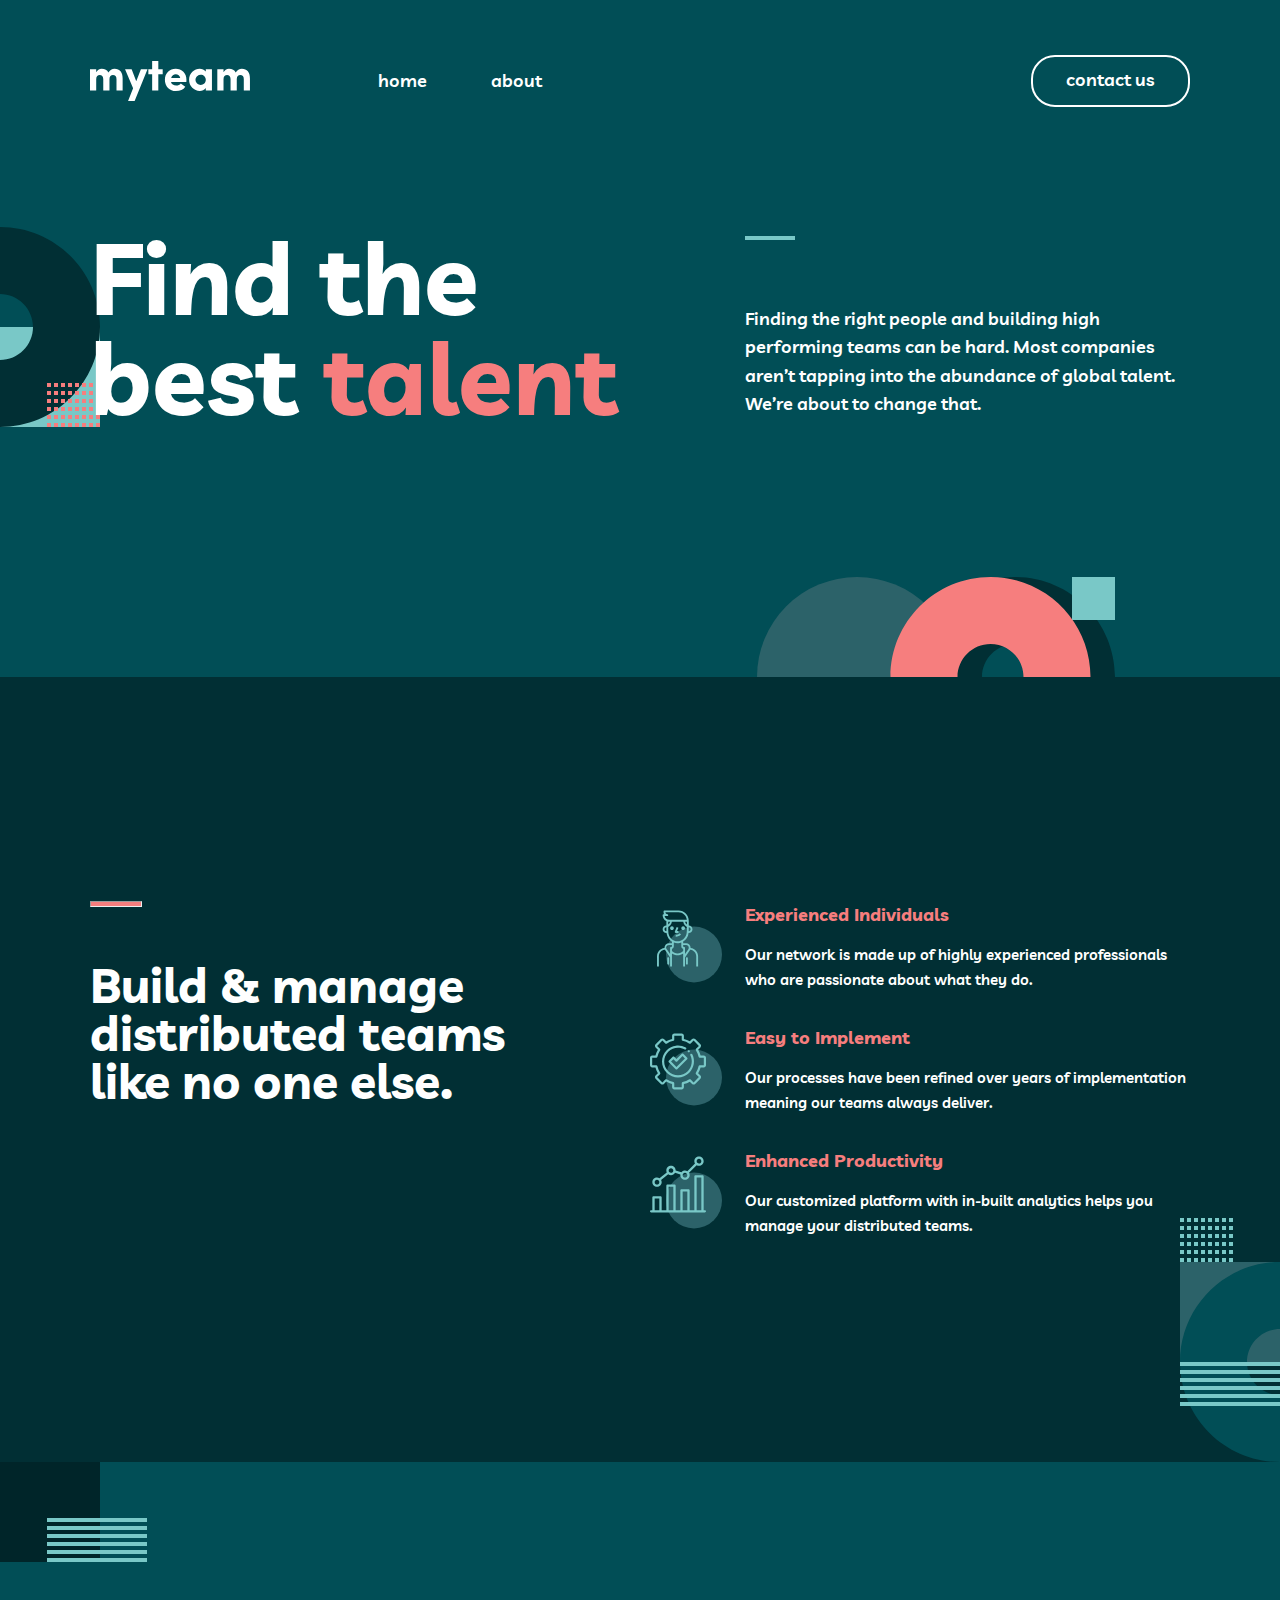
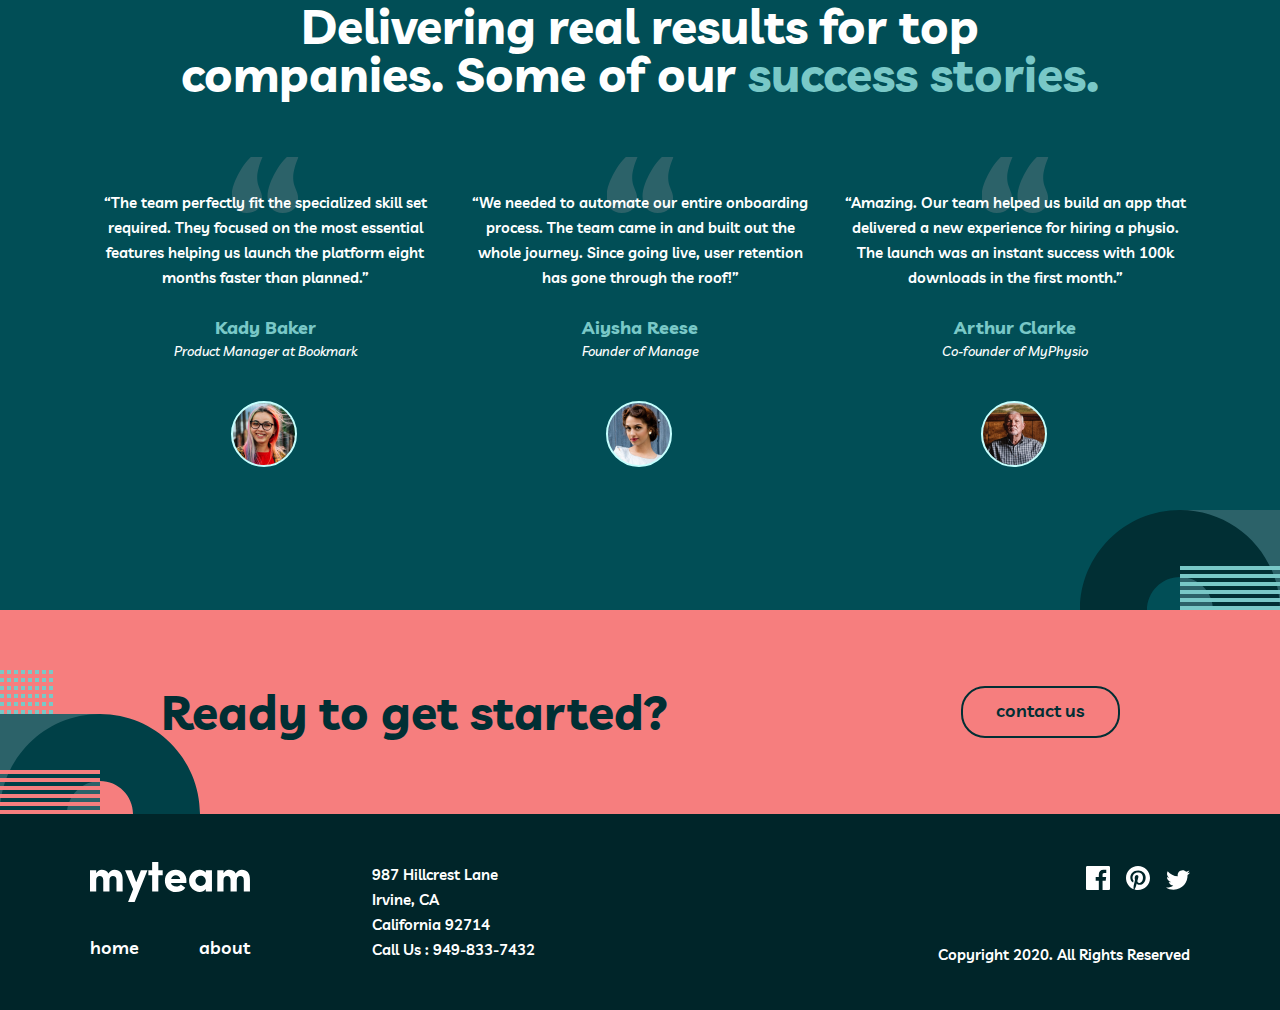
<file: index.html>
<!DOCTYPE html>
<html lang="en">

<head>
    <meta charset="UTF-8">
    <meta http-equiv="X-UA-Compatible" content="IE=edge">
    <meta name="viewport" content="width=device-width, initial-scale=1.0">
    <link rel="stylesheet" href="css/normalize.css">
    <link rel="stylesheet" href="css/global.css">
    <link rel="stylesheet" href="css/style.css">
    <title>MyTeam</title>
</head>

<body>
    <!-- HEADER -->
    <header class="header">
        <div class="header__container container">
            <!-- LOGO -->
            <a class="logo__link" href="">
                <img class="logo__link__image" src="./images/myteam2.svg" alt="myteam logo" width="160" height="40">
            </a>
            <!-- NAV -->
            <nav class="sitenav">
                <ul class="sitenav__list">
                    <li class="sitenav__item">
                        <a class="sitenav__link" href="./index.html" target="blank">home</a>
                    </li>
                    <li class="sitenav__item">
                        <a class="sitenav__link" href="./pages/about.html" target="blank">about</a>
                    </li>
                </ul>
            </nav>
            <a class="header__btn btn btn__light" href="./pages/contact.html">contact us</a>
        </div>
    </header>
    <!-- MAIN -->
    <main class="main">
        <!-- hero -->
        <section class="hero">
            <div class="hero-container container">
                <div class="hero__title__wrapper">
                    <h1 class="hero__title">
                        Find the
                        <br>
                        best
                        <span class="text-primary">talent</span>
                    </h1>
                </div>
                <div class="hero__info">
                    <hr class="hero__divider site__driver">
                    <p class="hero__description">
                        Finding the right people and building high performing teams can be hard. Most companies aren’t
                        tapping into the abundance of global talent. We’re about to change that.
                    </p>
                </div>
            </div>
        </section>
        <!-- features -->
        <section class="features">
            <div class="features-container container">
                <div class="features__divider--title">
                    <hr class="site__divider features__divider">
                    <div class="features__divider--title">
                        <h2 class="features__title">
                            Build & manage distributed teams like no one else.
                        </h2>
                    </div>
                </div>
                <div class="features__list--wrapper">
                    <ul class="features__list">
                        <li class="features__item">
                            <img src="./images/icon-feature-experience.svg" alt="experience" class="feature__image">
                            <div class="features__info--wrapper">
                                <h3 class="features__item--title">Experienced Individuals</h3>
                                <p class="features__item--description">
                                    Our network is made up of highly experienced professionals who are passionate
                                    about
                                    what they do.
                                </p>
                            </div>
                        </li>
                        <li class="features__item">
                            <img src="./images/icon-feature-implementation.svg" alt="implementation"
                                class="feature__image">
                            <div class="features__info--wrapper">
                                <h3 class="features__item--title">Easy to Implement</h3>
                                <p class="features__item--description">
                                    Our processes have been refined over years of implementation meaning our teams
                                    always deliver.
                                </p>
                            </div>
                        </li>
                        <li class="features__item">
                            <img src="./images/icon-feature-productivity.svg" alt="productivity" class="feature__image">
                            <div class="features__info--wrapper">
                                <h3 class="features__item--title">Enhanced Productivity</h3>
                                <p class="features__item--description">
                                    Our customized platform with in-built analytics helps you manage your
                                    distributed teams.
                                </p>
                            </div>
                        </li>
                    </ul>
                </div>

            </div>
        </section>
        <!-- services -->
        <section class="servis">
            <div class="servis-container container">
                <h2 class="servis__info-title">
                    Delivering real results for top <br> companies. Some of our
                    <span class="servis__info-title__span">
                        success stories.
                    </span>
                </h2>
                <ul class="servis__info-list">
                    <li class="servis__info-list__info-item">
                        <p class="info-item__info-description"> “The team perfectly fit the specialized skill set
                            required. They focused on the most essential features helping us launch the platform eight
                            months faster than planned.”</p>
                        <h3 class="info-item__name-title">Kady Baker</h3>
                        <h4 class="info-item__work-name">Product Manager at Bookmark</h4>
                    </li>
                    <li class="servis__info-list__info-item">
                        <p class="info-item__info-description">“We needed to automate our entire onboarding process. The
                            team came in and built out the whole journey. Since going live, user retention has gone
                            through the roof!”</p>
                        <h3 class="info-item__name-title">Aiysha Reese</h3>
                        <h4 class="info-item__work-name">Founder of Manage</h4>
                    </li>
                    <li class="servis__info-list__info-item">
                        <p class="info-item__info-description">“Amazing. Our team helped us build an app that delivered
                            a new experience for hiring a physio. The launch was an instant success with 100k downloads
                            in the first month.”</p>
                        <h3 class="info-item__name-title">Arthur Clarke</h3>
                        <h4 class="info-item__work-name">Co-founder of MyPhysio</h4>
                    </li>
                </ul>
            </div>
        </section>
        <!-- sitefooter -->
        <section class="sitefooter">
            <div class="sitefooter-container container">
                <h1 class="sitefooter__title">Ready to get started?</h1>
                <a class="header__btn btn btn__light last-btn" href="./pages/contact.html">contact us</a>
            </div>
        </section>
    </main>
    <!-- FOOTER -->
    <footer class="footer">
        <div class="footer-container container">
            <div class="footer__site-logo">
                <img class="site-logo__image" src="./images/myteam2.svg" alt="logo">
                <ul class="site-logo__list">
                    <li class="site-logo__item">
                        <a class="item__link" href="./index.html" target="blank">home</a>
                        <a class="item__link" href="./pages/about.html" target="blank">about</a>
                    </li>
                </ul>
            </div>
            <div class="footer__text">
                <p class="text__description">
                    987 Hillcrest Lane <br> Irvine, CA <br> California 92714 <br>
                    <a class="tel" href="tel:949-833-7432">Call Us : 949-833-7432</a>
                </p>
            </div>
            <div class="footer__messenger">
                <div class="messenger__icons icon">
                    <a href="#"><svg width="24" height="24" viewBox="0 0 24 24" fill="none"
                            xmlns="http://www.w3.org/2000/svg">
                            <path
                                d="M22.675 0H1.325C0.593 0 0 0.593 0 1.325V22.676C0 23.407 0.593 24 1.325 24H12.82V14.706H9.692V11.084H12.82V8.413C12.82 5.313 14.713 3.625 17.479 3.625C18.804 3.625 19.942 3.724 20.274 3.768V7.008L18.356 7.009C16.852 7.009 16.561 7.724 16.561 8.772V11.085H20.148L19.681 14.707H16.561V24H22.677C23.407 24 24 23.407 24 22.675V1.325C24 0.593 23.407 0 22.675 0Z"
                                fill="white" />
                        </svg>
                    </a>
                    <a href="#"><svg width="24" height="24" viewBox="0 0 24 24" fill="none"
                            xmlns="http://www.w3.org/2000/svg">
                            <path
                                d="M12 0C5.373 0 0 5.372 0 12C0 17.084 3.163 21.426 7.627 23.174C7.522 22.225 7.427 20.769 7.669 19.733C7.887 18.796 9.076 13.768 9.076 13.768C9.076 13.768 8.717 13.049 8.717 11.986C8.717 10.318 9.684 9.072 10.888 9.072C11.911 9.072 12.406 9.841 12.406 10.762C12.406 11.791 11.751 13.33 11.412 14.757C11.129 15.951 12.011 16.926 13.189 16.926C15.322 16.926 16.961 14.677 16.961 11.431C16.961 8.558 14.897 6.549 11.949 6.549C8.535 6.549 6.531 9.11 6.531 11.756C6.531 12.787 6.928 13.894 7.424 14.494C7.522 14.613 7.536 14.718 7.507 14.839L7.174 16.199C7.121 16.419 7 16.466 6.772 16.36C5.273 15.662 4.336 13.471 4.336 11.711C4.336 7.926 7.086 4.449 12.265 4.449C16.428 4.449 19.663 7.416 19.663 11.38C19.663 15.516 17.056 18.844 13.436 18.844C12.22 18.844 11.077 18.213 10.686 17.466L9.938 20.319C9.667 21.362 8.936 22.669 8.446 23.465C9.57 23.812 10.763 24 12 24C18.627 24 24 18.627 24 12C24 5.372 18.627 0 12 0Z"
                                fill="white" />
                        </svg>
                    </a>
                    <a href="#"><svg width="24" height="20" viewBox="0 0 24 20" fill="none"
                            xmlns="http://www.w3.org/2000/svg">
                            <path
                                d="M24 2.55699C23.117 2.94899 22.168 3.21299 21.172 3.33199C22.189 2.72299 22.97 1.75799 23.337 0.607986C22.386 1.17199 21.332 1.58199 20.21 1.80299C19.313 0.845986 18.032 0.247986 16.616 0.247986C13.437 0.247986 11.101 3.21399 11.819 6.29299C7.728 6.08799 4.1 4.12799 1.671 1.14899C0.381 3.36199 1.002 6.25699 3.194 7.72299C2.388 7.69699 1.628 7.47599 0.965 7.10699C0.911 9.38799 2.546 11.522 4.914 11.997C4.221 12.185 3.462 12.229 2.69 12.081C3.316 14.037 5.134 15.46 7.29 15.5C5.22 17.123 2.612 17.848 0 17.54C2.179 18.937 4.768 19.752 7.548 19.752C16.69 19.752 21.855 12.031 21.543 5.10599C22.505 4.41099 23.34 3.54399 24 2.55699Z"
                                fill="white" />
                        </svg>
                    </a>
                </div>
                <p class="messenger__text">Copyright 2020. All Rights Reserved</p>
            </div>
        </div>
    </footer>
</body>

</html>
</file>
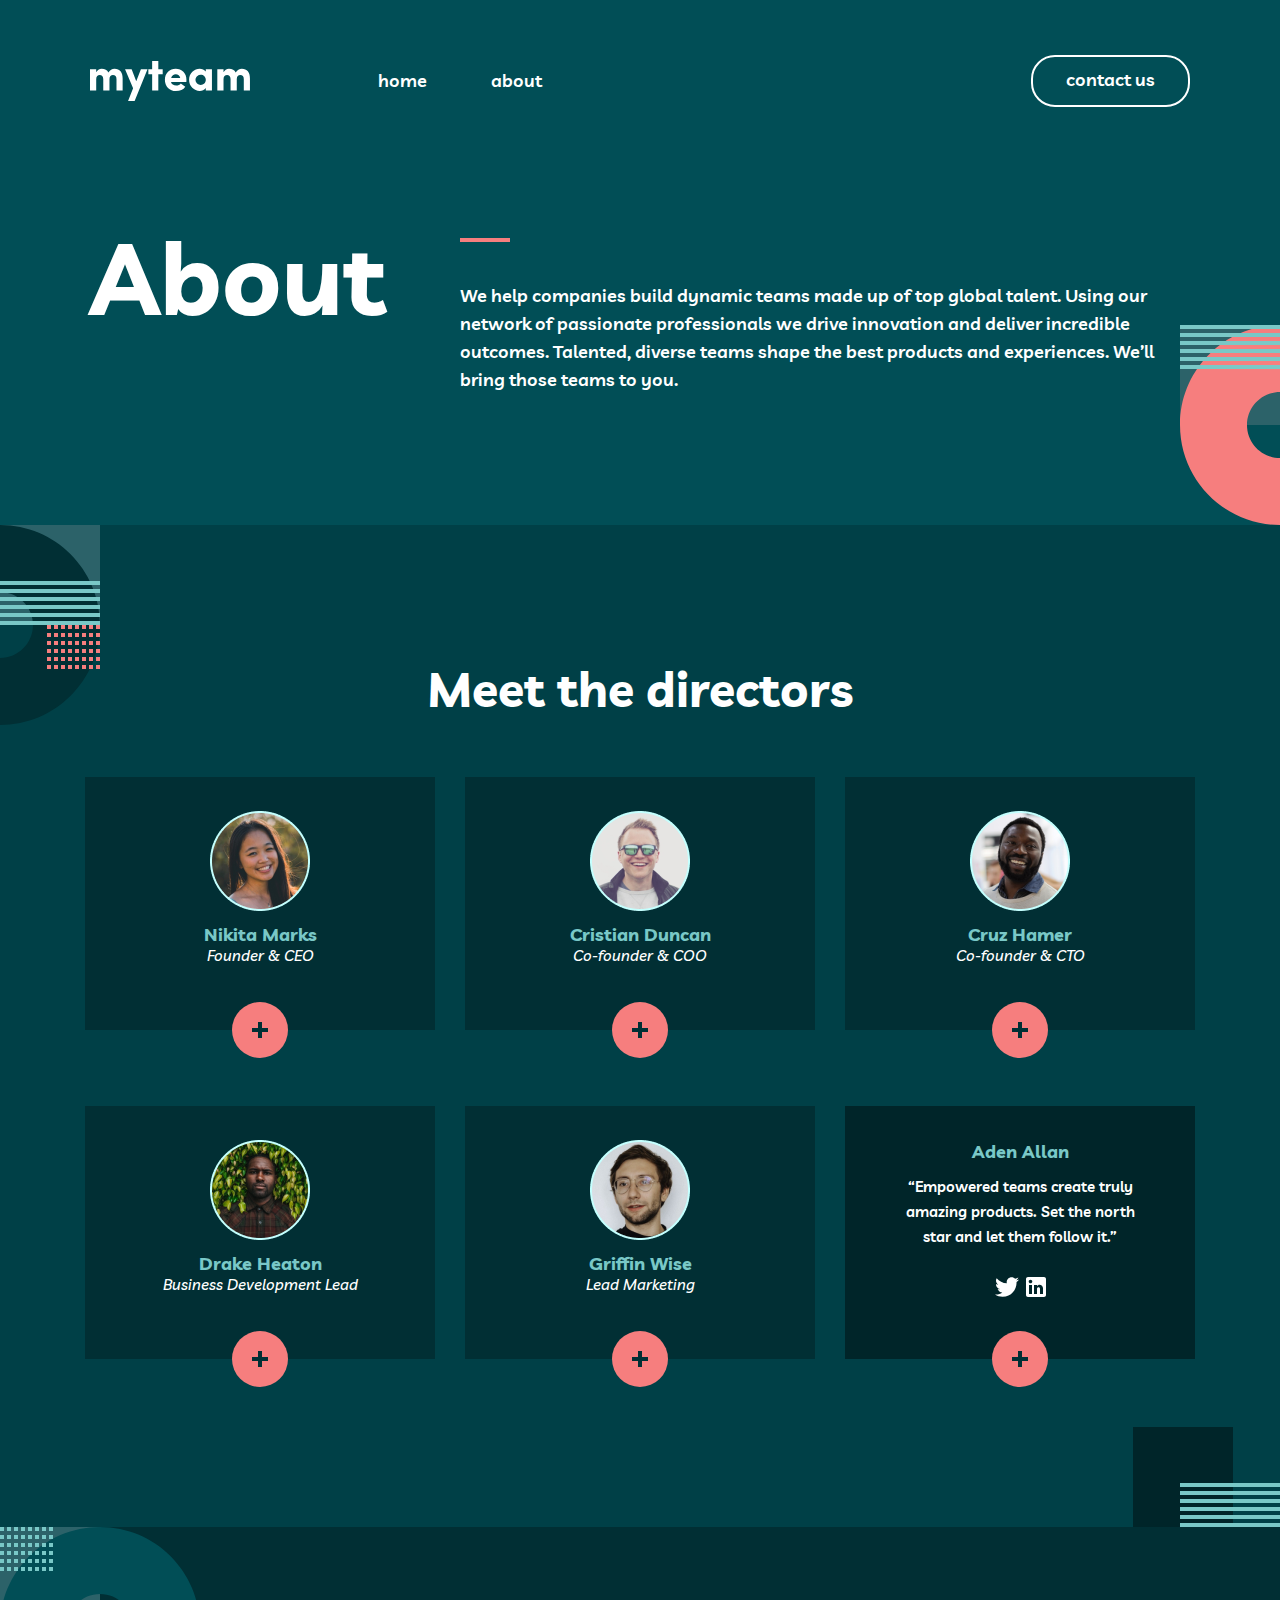
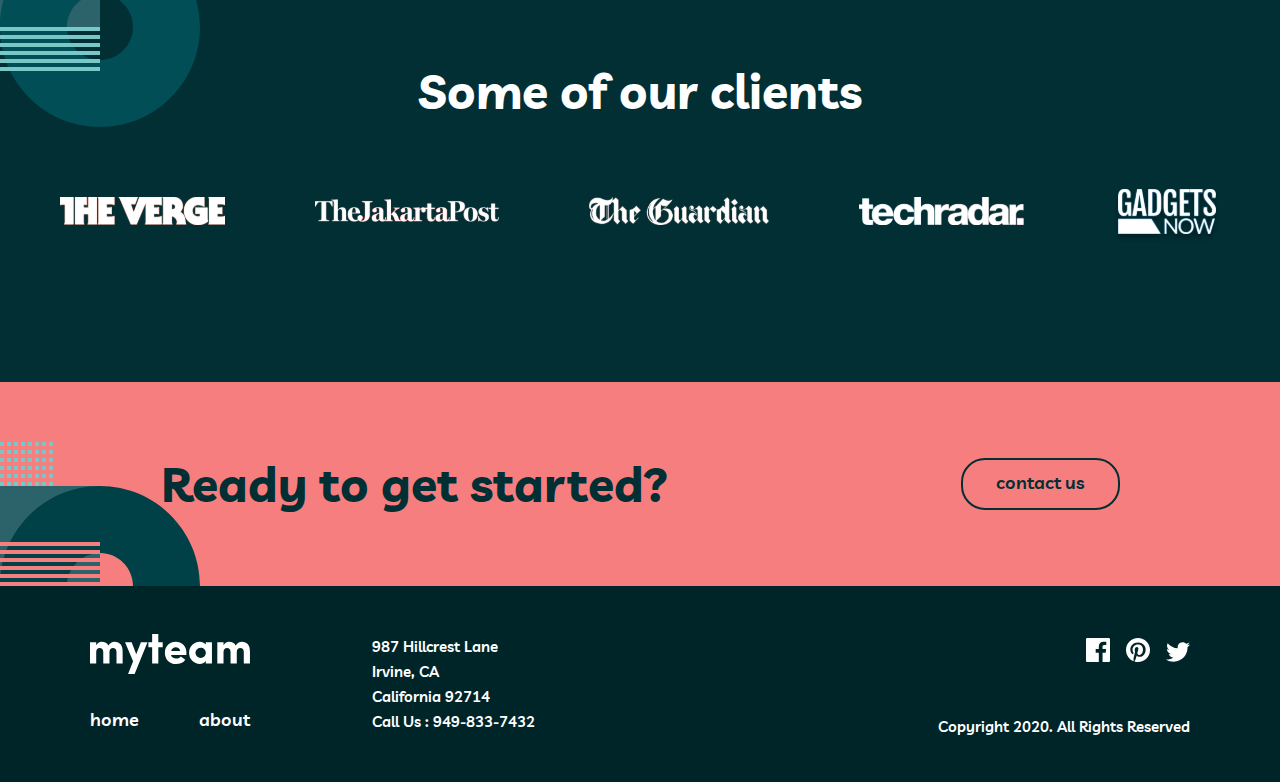
<file: pages/about.html>
<!DOCTYPE html>
<html lang="en">

<head>
    <meta charset="UTF-8">
    <meta http-equiv="X-UA-Compatible" content="IE=edge">
    <meta name="viewport" content="width=device-width, initial-scale=1.0">
    <link rel="stylesheet" href="../css/normalize.css">
    <link rel="stylesheet" href="../css/global.css">
    <link rel="stylesheet" href="../css/style.css">
    <link rel="stylesheet" href="../css/about.css">
    <title>About</title>
</head>

<body>
    <!-- header -->
    <header class="header">
        <div class="header__container container">
            <!-- LOGO -->
            <a class="logo__link" href="../index.html">
                <img class="logo__link__image" src="../images/myteam2.svg" alt="myteam logo" width="160" height="40">
            </a>
            <!-- NAV -->
            <nav class="sitenav">
                <ul class="sitenav__list">
                    <li class="sitenav__item">
                        <a class="sitenav__link" href="../index.html" target="blank">home</a>
                    </li>
                    <li class="sitenav__item">
                        <a class="sitenav__link" href="../pages/about.html" target="blank">about</a>
                    </li>
                </ul>
            </nav>
            <a class="header__btn btn btn__light" href="./contact.html">contact us</a>
        </div>
    </header>
    <!-- main -->
    <!-- hero -->
    <section class="hero">
        <div class="hero-container container">
            <div class="hero__title__wrapper">
                <h1 class="hero__title">About</h1>
            </div>
            <div class="hero__info">
                <hr class="hero__divider site__driver">
                <p class="hero__description">
                    We help companies build dynamic teams made up of top global talent. Using our network of passionate
                    professionals we drive innovation and deliver incredible outcomes. Talented, diverse teams shape the
                    best products and experiences. We’ll bring those teams to you.
                </p>
            </div>
        </div>
    </section>
    <!-- feature -->
    <section class="feature">
        <div class="feature-container container">
            <h2 class="feature__f-title">Meet the directors</h2>
            <ul class="feature__f-list">
                <li class="f-list__f-item">
                    <div class="f-item__f-info">
                        <h4 class="f-item__i-title">Nikita Marks</h4>
                        <p class="f-item__i-text">Founder & CEO</p>
                    </div>
                    <input type="checkbox">
                </li>
                <li class="f-list__f-item">
                    <div class="f-item__f-info info2">
                        <h4 class="f-item__i-title">Cristian Duncan</h4>
                        <p class="f-item__i-text">Co-founder & COO</p>
                    </div>
                    <input type="checkbox">
                </li>
                <li class="f-list__f-item">
                    <div class="f-item__f-info info3">
                        <h4 class="f-item__i-title">Cruz Hamer</h4>
                        <p class="f-item__i-text">Co-founder & CTO</p>
                    </div>
                    <input type="checkbox">
                </li>
                <li class="f-list__f-item">
                    <div class="f-item__f-info info4">
                        <h4 class="f-item__i-title">Drake Heaton</h4>
                        <p class="f-item__i-text">Business Development Lead</p>
                    </div>
                    <input type="checkbox">
                </li>
                <li class="f-list__f-item">
                    <div class="f-item__f-info info5">
                        <h4 class="f-item__i-title">Griffin Wise</h4>
                        <p class="f-item__i-text">Lead Marketing</p>
                    </div>
                    <input type="checkbox">
                </li>
                <li class="f-list__f-item f-6">
                    <div class="f-item__f-info6">
                        <h4 class="f-item__i-title6">Aden Allan</h4>
                        <p class="f-item__i-text6">“Empowered teams create truly amazing products. Set the north star
                            and
                            let them follow it.”</p>
                        <div class="icon">
                            <a href=""><svg width="24" height="20" viewBox="0 0 24 20" fill="none"
                                    xmlns="http://www.w3.org/2000/svg">
                                    <path
                                        d="M24 2.55699C23.117 2.94899 22.168 3.21299 21.172 3.33199C22.189 2.72299 22.97 1.75799 23.337 0.607986C22.386 1.17199 21.332 1.58199 20.21 1.80299C19.313 0.845986 18.032 0.247986 16.616 0.247986C13.437 0.247986 11.101 3.21399 11.819 6.29299C7.728 6.08799 4.1 4.12799 1.671 1.14899C0.381 3.36199 1.002 6.25699 3.194 7.72299C2.388 7.69699 1.628 7.47599 0.965 7.10699C0.911 9.38799 2.546 11.522 4.914 11.997C4.221 12.185 3.462 12.229 2.69 12.081C3.316 14.037 5.134 15.46 7.29 15.5C5.22 17.123 2.612 17.848 0 17.54C2.179 18.937 4.768 19.752 7.548 19.752C16.69 19.752 21.855 12.031 21.543 5.10599C22.505 4.41099 23.34 3.54399 24 2.55699Z"
                                        fill="white" />
                                </svg>
                            </a>
                            <a href=""><svg width="20" height="20" viewBox="0 0 20 20" fill="none"
                                    xmlns="http://www.w3.org/2000/svg">
                                    <g id="icon-linkedin">
                                        <path id="Shape" fill-rule="evenodd" clip-rule="evenodd"
                                            d="M2 0H18C19.1 0 20 0.9 20 2V18C20 19.1 19.1 20 18 20H2C0.9 20 0 19.1 0 18V2C0 0.9 0.9 0 2 0ZM6 17V8H3V17H6ZM4.5 6.3C3.5 6.3 2.7 5.5 2.7 4.5C2.7 3.5 3.5 2.7 4.5 2.7C5.5 2.7 6.3 3.5 6.3 4.5C6.3 5.5 5.5 6.3 4.5 6.3ZM14 17H17V11.3C17 9.4 15.4 7.8 13.5 7.8C12.6 7.8 11.5 8.4 11 9.2V8H8V17H11V11.7C11 10.9 11.7 10.2 12.5 10.2C13.3 10.2 14 10.9 14 11.7V17Z"
                                            fill="white" />
                                    </g>
                                </svg>
                            </a>
                        </div>
                    </div>
                    <input class="i-6" type="checkbox">
                </li>
            </ul>
        </div>
    </section>
    <!-- mask -->
    <section class="mack">
        <div class="mask-container container">
            <h2 class="mask__title">Some of our clients</h2>
            <div class="mask__brends">
                <img src="../images/the-verge.svg" alt="brends">
                <img src="../images/the-jakarta-post@2x.svg" alt="brends">
                <img src="../images/the-guardian.svg" alt="brends">
                <img src="../images/techradar.svg" alt="brends">
                <img class="brends-img5" src="../images/gadgets-now.svg" alt="brends">
            </div>
        </div>
    </section>
    <!-- servis -->
    <section class="sitefooter">
        <div class="sitefooter-container container">
            <h1 class="sitefooter__title">Ready to get started?</h1>
            <a class="header__btn btn btn__light last-btn" href="./contact.html">contact us</a>
        </div>
    </section>
    <!-- foter -->
    <footer class="footer">
        <div class="footer-container container">
            <div class="footer__site-logo">
                <img class="site-logo__image" src="../images/myteam2.svg" alt="logo">
                <ul class="site-logo__list">
                    <li class="site-logo__item">
                        <a class="item__link" href="../index.html" target="blank">home</a>
                        <a class="item__link" href="../pages/about.html" target="blank">about</a>
                    </li>
                </ul>
            </div>
            <div class="footer__text">
                <p class="text__description">
                    987 Hillcrest Lane <br> Irvine, CA <br> California 92714 <br>
                    <a class="tel" href="tel:949-833-7432">Call Us : 949-833-7432</a>
                </p>
            </div>
            <div class="footer__messenger">
                <div class="messenger__icons icon">
                    <a href="#"><svg width="24" height="24" viewBox="0 0 24 24" fill="none"
                            xmlns="http://www.w3.org/2000/svg">
                            <path
                                d="M22.675 0H1.325C0.593 0 0 0.593 0 1.325V22.676C0 23.407 0.593 24 1.325 24H12.82V14.706H9.692V11.084H12.82V8.413C12.82 5.313 14.713 3.625 17.479 3.625C18.804 3.625 19.942 3.724 20.274 3.768V7.008L18.356 7.009C16.852 7.009 16.561 7.724 16.561 8.772V11.085H20.148L19.681 14.707H16.561V24H22.677C23.407 24 24 23.407 24 22.675V1.325C24 0.593 23.407 0 22.675 0Z"
                                fill="white" />
                        </svg>
                    </a>
                    <a href="#"><svg width="24" height="24" viewBox="0 0 24 24" fill="none"
                            xmlns="http://www.w3.org/2000/svg">
                            <path
                                d="M12 0C5.373 0 0 5.372 0 12C0 17.084 3.163 21.426 7.627 23.174C7.522 22.225 7.427 20.769 7.669 19.733C7.887 18.796 9.076 13.768 9.076 13.768C9.076 13.768 8.717 13.049 8.717 11.986C8.717 10.318 9.684 9.072 10.888 9.072C11.911 9.072 12.406 9.841 12.406 10.762C12.406 11.791 11.751 13.33 11.412 14.757C11.129 15.951 12.011 16.926 13.189 16.926C15.322 16.926 16.961 14.677 16.961 11.431C16.961 8.558 14.897 6.549 11.949 6.549C8.535 6.549 6.531 9.11 6.531 11.756C6.531 12.787 6.928 13.894 7.424 14.494C7.522 14.613 7.536 14.718 7.507 14.839L7.174 16.199C7.121 16.419 7 16.466 6.772 16.36C5.273 15.662 4.336 13.471 4.336 11.711C4.336 7.926 7.086 4.449 12.265 4.449C16.428 4.449 19.663 7.416 19.663 11.38C19.663 15.516 17.056 18.844 13.436 18.844C12.22 18.844 11.077 18.213 10.686 17.466L9.938 20.319C9.667 21.362 8.936 22.669 8.446 23.465C9.57 23.812 10.763 24 12 24C18.627 24 24 18.627 24 12C24 5.372 18.627 0 12 0Z"
                                fill="white" />
                        </svg>
                    </a>
                    <a href="#"><svg width="24" height="20" viewBox="0 0 24 20" fill="none"
                            xmlns="http://www.w3.org/2000/svg">
                            <path
                                d="M24 2.55699C23.117 2.94899 22.168 3.21299 21.172 3.33199C22.189 2.72299 22.97 1.75799 23.337 0.607986C22.386 1.17199 21.332 1.58199 20.21 1.80299C19.313 0.845986 18.032 0.247986 16.616 0.247986C13.437 0.247986 11.101 3.21399 11.819 6.29299C7.728 6.08799 4.1 4.12799 1.671 1.14899C0.381 3.36199 1.002 6.25699 3.194 7.72299C2.388 7.69699 1.628 7.47599 0.965 7.10699C0.911 9.38799 2.546 11.522 4.914 11.997C4.221 12.185 3.462 12.229 2.69 12.081C3.316 14.037 5.134 15.46 7.29 15.5C5.22 17.123 2.612 17.848 0 17.54C2.179 18.937 4.768 19.752 7.548 19.752C16.69 19.752 21.855 12.031 21.543 5.10599C22.505 4.41099 23.34 3.54399 24 2.55699Z"
                                fill="white" />
                        </svg>
                    </a>
                </div>
                <p class="messenger__text">Copyright 2020. All Rights Reserved</p>
            </div>
        </div>
    </footer>
</body>

</html>
</file>
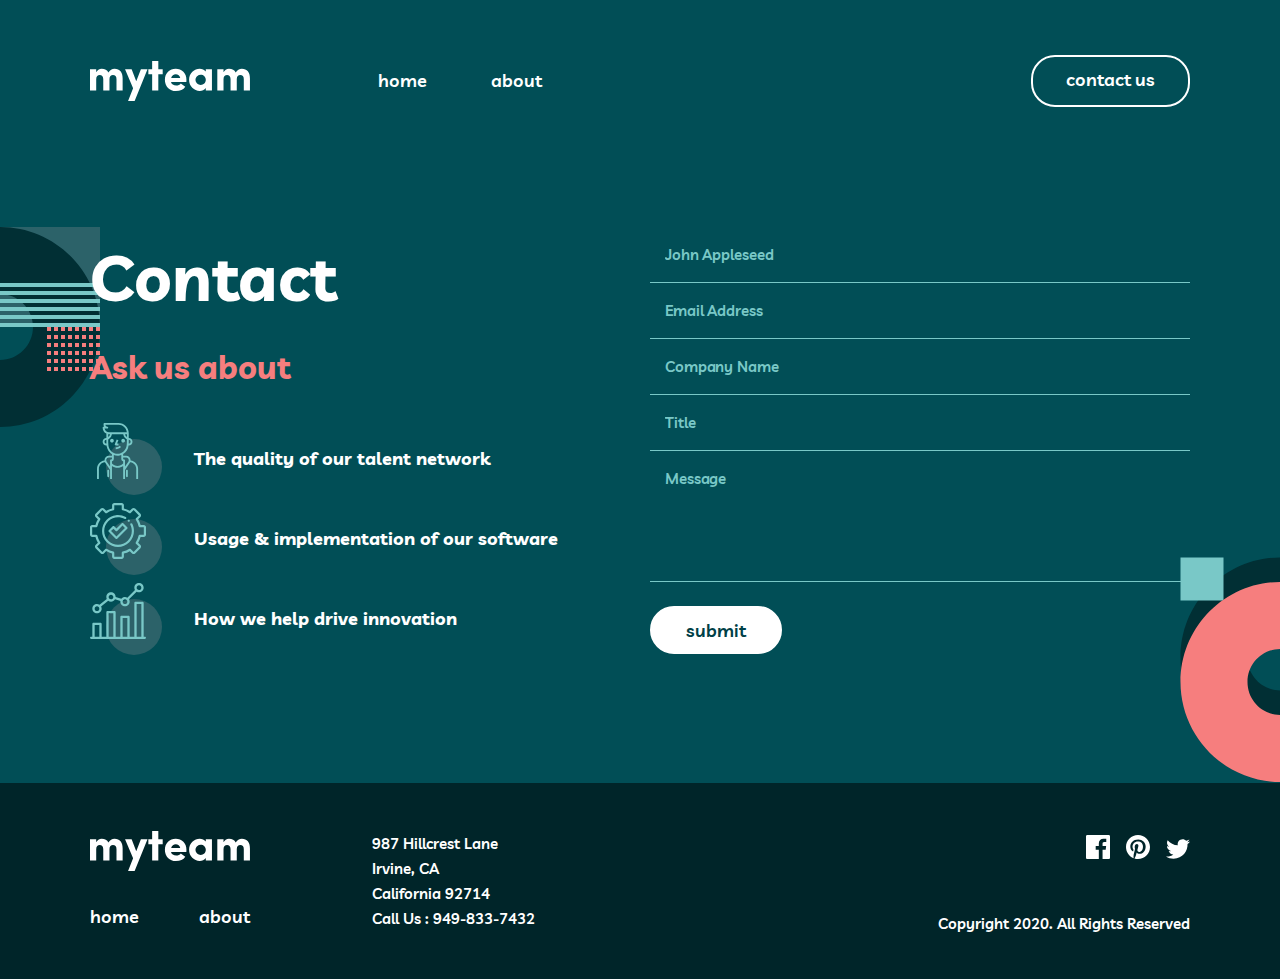
<file: pages/contact.html>
<!DOCTYPE html>
<html lang="en">

<head>
    <meta charset="UTF-8">
    <meta http-equiv="X-UA-Compatible" content="IE=edge">
    <meta name="viewport" content="width=device-width, initial-scale=1.0">
    <link rel="stylesheet" href="../css/normalize.css">
    <link rel="stylesheet" href="../css/global.css">
    <link rel="stylesheet" href="../css/style.css">
    <link rel="stylesheet" href="../css/contact.css">
    <title>Contact</title>
</head>

<body>
    <!-- header -->
    <header class="header">
        <div class="header__container container">
            <!-- LOGO -->
            <a class="logo__link" href="../index.html">
                <img class="logo__link__image" src="../images/myteam2.svg" alt="myteam logo" width="160" height="40">
            </a>
            <!-- NAV -->
            <nav class="sitenav">
                <ul class="sitenav__list">
                    <li class="sitenav__item">
                        <a class="sitenav__link" href="../index.html" target="blank">home</a>
                    </li>
                    <li class="sitenav__item">
                        <a class="sitenav__link" href="../pages/about.html" target="blank">about</a>
                    </li>
                </ul>
            </nav>
            <a class="header__btn btn btn__light" href="./contact.html">contact us</a>
        </div>
    </header>
    <!-- main -->
    <main class="main">
        <section class="contact">
            <div class="container contact-container">
                <div class="contact__contact-info">
                    <h1 class="contact__contact-title">Contact</h1>
                    <h2 class="contact-info__info-name">
                        Ask us about
                    </h2>
                    <ul class="contact-info__list">
                        <li class="contact-info__item">
                            <img src="../images/icon-feature-experience.svg" alt="">
                            <h3 class="contact-info__text">The quality of our talent network</h3>
                        </li>
                        <li class="contact-info__item">
                            <img src="../images/icon-feature-implementation.svg" alt="">
                            <h3 class="contact-info__text">Usage & implementation of our software</h3>
                        </li>
                        <li class="contact-info__item">
                            <img src="../images/icon-feature-productivity.svg" alt="">
                            <h3 class="contact-info__text">How we help drive innovation</h3>
                        </li>
                    </ul>
                </div>
                <form class="form-contact" action="">
                    <input type="name" placeholder="John Appleseed" required
                        oninvalid="this.setCustomValidity('Please Enter Name')" oninput="setCustomValidity('')">
                    <input type="email" placeholder="Email Address" required
                        oninvalid="this.setCustomValidity('Please Enter Email')" oninput="setCustomValidity('')">
                    <input type="text" placeholder="Company Name">
                    <input type="text" placeholder="Title" required
                        oninvalid="this.setCustomValidity('Please Enter Company Name')" oninput="setCustomValidity('')">
                    <textarea rows="4" placeholder="Message" required
                        oninvalid="this.setCustomValidity('Please Enter Message')"
                        oninput="setCustomValidity('')"></textarea>
                    <button class="submit" type="submit">submit</button>
                </form>
            </div>
        </section>
    </main>
    <!-- footer -->
    <footer class="footer">
        <footer class="footer">
            <div class="footer-container container">
                <div class="footer__site-logo">
                    <img class="site-logo__image" src="../images/myteam2.svg" alt="logo">
                    <ul class="site-logo__list">
                        <li class="site-logo__item">
                            <a class="item__link" href="../index.html" target="blank">home</a>
                            <a class="item__link" href="./about.html" target="blank">about</a>
                        </li>
                    </ul>
                </div>
                <div class="footer__text">
                    <p class="text__description">
                        987 Hillcrest Lane <br> Irvine, CA <br> California 92714 <br>
                        <a class="tel" href="tel:949-833-7432">Call Us : 949-833-7432</a>
                    </p>
                </div>
                <div class="footer__messenger">
                    <div class="messenger__icons icon">
                        <a href="#"><svg width="24" height="24" viewBox="0 0 24 24" fill="none"
                                xmlns="http://www.w3.org/2000/svg">
                                <path
                                    d="M22.675 0H1.325C0.593 0 0 0.593 0 1.325V22.676C0 23.407 0.593 24 1.325 24H12.82V14.706H9.692V11.084H12.82V8.413C12.82 5.313 14.713 3.625 17.479 3.625C18.804 3.625 19.942 3.724 20.274 3.768V7.008L18.356 7.009C16.852 7.009 16.561 7.724 16.561 8.772V11.085H20.148L19.681 14.707H16.561V24H22.677C23.407 24 24 23.407 24 22.675V1.325C24 0.593 23.407 0 22.675 0Z"
                                    fill="white" />
                            </svg>
                        </a>
                        <a href="#"><svg width="24" height="24" viewBox="0 0 24 24" fill="none"
                                xmlns="http://www.w3.org/2000/svg">
                                <path
                                    d="M12 0C5.373 0 0 5.372 0 12C0 17.084 3.163 21.426 7.627 23.174C7.522 22.225 7.427 20.769 7.669 19.733C7.887 18.796 9.076 13.768 9.076 13.768C9.076 13.768 8.717 13.049 8.717 11.986C8.717 10.318 9.684 9.072 10.888 9.072C11.911 9.072 12.406 9.841 12.406 10.762C12.406 11.791 11.751 13.33 11.412 14.757C11.129 15.951 12.011 16.926 13.189 16.926C15.322 16.926 16.961 14.677 16.961 11.431C16.961 8.558 14.897 6.549 11.949 6.549C8.535 6.549 6.531 9.11 6.531 11.756C6.531 12.787 6.928 13.894 7.424 14.494C7.522 14.613 7.536 14.718 7.507 14.839L7.174 16.199C7.121 16.419 7 16.466 6.772 16.36C5.273 15.662 4.336 13.471 4.336 11.711C4.336 7.926 7.086 4.449 12.265 4.449C16.428 4.449 19.663 7.416 19.663 11.38C19.663 15.516 17.056 18.844 13.436 18.844C12.22 18.844 11.077 18.213 10.686 17.466L9.938 20.319C9.667 21.362 8.936 22.669 8.446 23.465C9.57 23.812 10.763 24 12 24C18.627 24 24 18.627 24 12C24 5.372 18.627 0 12 0Z"
                                    fill="white" />
                            </svg>
                        </a>
                        <a href="#"><svg width="24" height="20" viewBox="0 0 24 20" fill="none"
                                xmlns="http://www.w3.org/2000/svg">
                                <path
                                    d="M24 2.55699C23.117 2.94899 22.168 3.21299 21.172 3.33199C22.189 2.72299 22.97 1.75799 23.337 0.607986C22.386 1.17199 21.332 1.58199 20.21 1.80299C19.313 0.845986 18.032 0.247986 16.616 0.247986C13.437 0.247986 11.101 3.21399 11.819 6.29299C7.728 6.08799 4.1 4.12799 1.671 1.14899C0.381 3.36199 1.002 6.25699 3.194 7.72299C2.388 7.69699 1.628 7.47599 0.965 7.10699C0.911 9.38799 2.546 11.522 4.914 11.997C4.221 12.185 3.462 12.229 2.69 12.081C3.316 14.037 5.134 15.46 7.29 15.5C5.22 17.123 2.612 17.848 0 17.54C2.179 18.937 4.768 19.752 7.548 19.752C16.69 19.752 21.855 12.031 21.543 5.10599C22.505 4.41099 23.34 3.54399 24 2.55699Z"
                                    fill="white" />
                            </svg>
                        </a>
                    </div>
                    <p class="messenger__text">Copyright 2020. All Rights Reserved</p>
                </div>
            </div>
        </footer>
    </footer>
</body>

</html>
</file>
<file: css/global.css>
@font-face {
  font-family: "Livvic";
  font-style: normal;
  font-weight: 400;
  src: local(""), url("../fonts/livvic-v13-latin-regular.woff2") format("woff2"),
    url("../fonts/livvic-v13-latin-regular.woff") format("woff");
}
@font-face {
  font-family: "Livvic";
  font-style: italic;
  font-weight: 500;
  src: local(""),
    url("../fonts/livvic-v13-latin-500italic.woff2") format("woff2"),
    url("../fonts/livvic-v13-latin-500italic.woff") format("woff");
}
@font-face {
  font-family: "Livvic";
  font-style: normal;
  font-weight: 600;
  src: local(""), url("../fonts/livvic-v13-latin-600.woff2") format("woff2"),
    url("../fonts/livvic-v13-latin-600.woff") format("woff");
}
@font-face {
  font-family: "Livvic";
  font-style: normal;
  font-weight: 700;
  src: local(""), url("../fonts/livvic-v13-latin-700.woff2") format("woff2"),
    url("../fonts/livvic-v13-latin-700.woff") format("woff");
}
@font-face {
  font-family: "Livvic";
  font-style: italic;
  font-weight: 700;
  src: local(""),
    url("../fonts/livvic-v13-latin-700italic.woff2") format("woff2"),
    url("../fonts/livvic-v13-latin-700italic.woff") format("woff");
}
:root {
  --primary-light: #f67e7e;
  --primary-midnight: #014e56;
  --primary-white: #fff;
  --secon-repture-blue: #79c8c7;
  --secon-polight-blue: #2c6269;
  --secon-dep-gren: #004047;
  --secon-sacra-gren: #012f34;
  --secon-dark-gren: #002529;

  --main-font-family: "Livvic", Arial, Helvetica, sans-serif;
  --main-font-size-1: 1.8rem;
  --main-font-size-2: 1.5rem;
  --main-font-weight: 600;

  --main-line-height-1: 1.56;
  --main-line-height-2: 1.67;

  --h1-large-size: 10rem;
  --h1-large-line: 1;

  --h1-small: 6.4rem;
  --h1-small-line: 0.88;

  --h2-font-size: 4.8rem;
  --h2-line-heigt: 1;

  --h3-font-size: 1.8rem;
  --h3-font-height: 1.56;

  --h4-font-zize: 1.3rem;
  --h4-font-height: 1.38;
}
*,
*::after,
*::before {
  box-sizing: border-box;
  margin: 0;
  padding: 0;
}
html {
  height: 100%;
}
h1,
h2,
h3,
h4,
h5,
h6 {
  margin: 0;
}
ul,
ol {
  list-style: none;
}
a {
  text-decoration: none;
}
body {
  display: flex;
  flex-direction: column;
  height: 100%;
  font-family: var(--main-font-family);
  font-size: var(--main-font-size-1);
  font-weight: var(--main-font-weight);
  line-height: var(--main-line-height-1);
  color: var(--primary-white);
  background-color: var(--primary-midnight);
}
.container {
  width: 100%;
  max-width: 1160px;
  padding-left: 30px;
  padding-right: 30px;
  margin-left: auto;
  margin-right: auto;
}
a:hover path {
  fill: var(--primary-light);
  transition: 0.3s;
}
</file>
<file: css/style.css>
/* header */
.header {
  padding-top: 55px;
}
.header__container {
  display: flex;
  align-items: center;
  justify-content: space-between;
  margin-bottom: 120px;
}
.logo__link {
  margin-right: 8rem;
}
.logo__link__image {
  display: flex;
}
.sitenav {
  margin-right: auto;
}
.sitenav__list {
  display: flex;
  align-items: center;
}
.sitenav__item:not(:last-child) {
  margin-right: 4rem;
}
.sitenav__link {
  display: flex;
  align-items: center;
  font-family: var(--main-font-family);
  font-weight: var(--main-font-weight);
  font-size: 18px;
  line-height: 28px;
  color: var(--primary-white);
}
.sitenav__link:hover {
  color: var(--primary-light);
  transition: 0.5s;
}
.header__btn {
  display: inline-block;
  border-radius: 24px;
  border: 2px solid transparent;
  padding: 9px 33px 11px;
  line-height: initial;
}
.btn {
  font-family: var(--main-font-family);
  font-style: normal;
  font-weight: var(--main-font-weight);
  font-size: 18px;
  line-height: 28px;
  color: var(--primary-white);
  transition: background 0.5s;
}
.btn:hover {
  background-color: var(--primary-white);
  color: var(--secon-dark-gren);
}
.btn__light {
  border-color: var(--primary-white);
  color: inherit;
}
/* main */
/* hero */
.hero {
  background: url("../images/hero-img.svg"), url("../images/hero-img2.svg");
  background-repeat: no-repeat;
  background-position: left bottom 250px, right 165px bottom;
  padding-bottom: 250px;
}
.hero-container {
  display: flex;
  align-items: center;
  justify-content: space-between;
}
.hero__title__wrapper {
  width: 635px;
}
.hero__title {
  font-family: "Livvic";
  font-style: normal;
  font-weight: 700;
  font-size: 100px;
  line-height: 100px;
  color: var(--primary-white);
}
.text-primary {
  color: var(--primary-light);
}
.hero__info {
  width: 445px;
}
.hero__divider {
  margin-bottom: 65px;
}
.site__driver {
  width: 50px;
  height: 4px;
  background-color: var(--secon-repture-blue);
  border: 0;
}
.hero__description {
  font-family: var(--main-font-family);
  font-style: normal;
  font-weight: var(--main-font-weight);
  font-size: 18px;
  line-height: 28px;
  color: var(--primary-white);
  line-height: 1.56;
}
/* features */
.features {
  background-color: var(--secon-sacra-gren);
  background-image: url("../images/features-img.svg");
  padding: 14rem 0;
  background-repeat: no-repeat;
  background-position: right bottom;
}
.features-container {
  display: flex;
  justify-content: space-between;
}
.features__divider--title {
  width: 445px;
}
.site__divider {
  margin-bottom: 54px;
  width: 50px;
  height: 4px;
  left: 165px;
  top: 840px;

  background: var(--primary-light);
}
.features__title {
  font-family: var(--main-font-family);
  font-style: normal;
  font-weight: 700;
  font-size: 48px;
  line-height: 48px;
  color: var(--primary-white);
}
.features__list {
  width: 540px;
}
.features__item {
  width: 540px;
  display: flex;
  column-gap: 23px;
}
.features__item:not(:last-child) {
  margin-bottom: 32px;
}
.features__info--wrapper {
  width: 540px;
}
.features__item--title {
  font-family: var(--main-font-family);
  font-style: normal;
  font-weight: 700;
  font-size: 18px;
  line-height: 28px;
  margin-bottom: 13px;
  color: var(--primary-light);
}
.features__item--description {
  font-family: var(--main-font-family);
  font-style: normal;
  font-weight: 600;
  font-size: 15px;
  line-height: 25px;
  color: var(--primary-white);
}
/* servis */
.servis {
  background: var(--secon-dep-gren);
  background: url("../images/services1.svg"), url("../images/services2.svg");
  background-repeat: no-repeat;
  background-position: top left, right bottom;
  padding: 140px 0;
}
.servis-container {
  display: flex;
  flex-direction: column;
  justify-content: center;
}
.servis__info-title {
  font-family: var(--main-font-family);
  font-weight: 700;
  font-size: 48px;
  line-height: 48px;
  color: var(--primary-white);
  text-align: center;
  margin-bottom: 56px;
}
.servis__info-title__span {
  color: var(--secon-repture-blue);
}
.servis__info-list {
  margin-bottom: 110px;
  display: flex;
  align-items: center;
  justify-content: space-between;
}
.servis__info-list__info-item {
  position: relative;
  width: 100%;
  max-width: 350px;
  display: flex;
  flex-direction: column;
  align-items: center;
  justify-content: center;
  margin-top: 36px;
}
.servis__info-list__info-item::before {
  content: "";
  position: absolute;
  width: 67px;
  height: 56px;
  background: url("../images/“.svg") no-repeat;
  top: -5px;
  left: 50%;
  transform: translate(-50%, -50%);
  z-index: -1;
}
.servis__info-list__info-item::after {
  content: "";
  position: absolute;
  width: 68px;
  height: 68px;
  background: url("../images/kady.svg") no-repeat;
  bottom: -109px;
}
.servis__info-list__info-item:nth-child(2)::after {
  background: url("../images/aisha.svg") no-repeat;
}
.servis__info-list__info-item:nth-child(3)::after {
  background: url("../images/arthur.svg") no-repeat;
}
.info-item__info-description {
  font-family: var(--main-font-family);
  font-weight: var(--main-font-weight);
  font-size: 15px;
  line-height: 25px;
  text-align: center;
  color: var(--primary-white);
  margin-bottom: 24px;
}
.info-item__name-title {
  font-family: var(--main-font-family);
  font-weight: 700;
  font-size: 18px;
  line-height: 28px;
  color: var(--secon-repture-blue);
}
.info-item__work-name {
  font-family: var(--main-font-family);
  font-style: italic;
  font-weight: 500;
  font-size: 13px;
  line-height: 18px;
  text-align: center;
  color: var(--primary-white);
}
/* sitefooter */
.sitefooter {
  background: url("../images/sitefooter-img.svg") no-repeat;
  background-position: left bottom;
  background-color: var(--primary-light);
}
.sitefooter-container {
  padding: 76px 0;
  display: flex;
  align-items: center;
  justify-content: center;
}
.sitefooter__title {
  width: 540px;
  margin-right: 260px;
  font-family: var(--main-font-family);
  font-style: normal;
  font-weight: 700;
  font-size: 48px;
  line-height: 48px;
  color: var(--secon-sacra-gren);
}
.last-btn {
  font-family: var(--main-font-family);
  font-weight: var(--main-font-weight);
  font-size: 18px;
  line-height: 28px;
  color: var(--secon-sacra-gren);
  border-color: var(--secon-sacra-gren);
  transition: background 0.5s;
}
.last-btn:hover {
  color: var(--primary-white);
  border-color: var(--primary-white);
  background-color: var(--secon-sacra-gren);
}
/* footer */
.footer {
  background-color: var(--secon-dark-gren);
}
.footer-container {
  display: flex;
  align-items: center;
  justify-content: space-between;
  height: 196px;
}
.footer__site-logo {
  width: 160px;
}
.site-logo__image {
  margin-bottom: 20px;
}
.site-logo__item {
  display: flex;
  justify-content: space-between;
}
.item__link {
  font-family: var(--main-font-family);
  font-weight: var(--main-font-weight);
  font-size: 18px;
  line-height: 28px;
  color: var(--primary-white);
}
.item__link:hover {
  color: var(--primary-light);
  transition: 0.5s;
}
.tel {
  color: var(--primary-white);
}
.footer__text {
  width: 445px;
}
.text__description {
  font-family: var(--main-font-family);
  font-weight: var(--main-font-weight);
  font-size: 15px;
  line-height: 25px;
  color: var(--primary-white);
}
.messenger__icons {
  display: flex;
  justify-content: end;
  margin-bottom: 40px;
  gap: 16px;
}
.footer__messenger {
  padding: 40px 0;
}
.messenger__text {
  font-family: var(--main-font-family);
  font-weight: 600;
  font-size: 15px;
  line-height: 25px;
  color: var(--primary-white);
}
</file>
<file: css/about.css>
/* hero */
.hero {
  background: url("../images/about1.svg");
  background-repeat: no-repeat;
  background-position: right bottom;
  padding-bottom: 120px;
}
.hero-container {
  display: flex;
  align-items: center;
  justify-content: space-between;
}
.hero__title__wrapper {
  width: 350px;
}
.hero__title {
  margin-bottom: 78px;
  font-family: var(--main-font-family);
  font-style: normal;
  font-weight: 700;
  font-size: 100px;
  line-height: 100px;
  color: var(--primary-white);
}
.hero__info {
  width: 730px;
  height: 156px;
}
.hero__divider {
  margin-bottom: 40px;
}
.site__driver {
  width: 50px;
  height: 4px;
  background: var(--primary-light);
  border: 0;
}
.hero__description {
  font-family: var(--primary-light);
  font-style: normal;
  font-weight: var(--main-font-weight);
  font-size: 18px;
  line-height: 1.56;
  color: var(--primary-white);
}
.feature {
  content: "";
  background: url("../images/aboutinfo1.svg") no-repeat,
    url("../images/services1.svg") no-repeat;
  background-position: left top, right bottom;
  background-color: var(--secon-dep-gren);
}
.feature-container {
  display: flex;
  align-items: center;
  flex-direction: column;
  padding: 140px 0 168px;
}
.feature__f-title {
  font-family: var(--main-font-family);
  font-weight: 700;
  font-size: 48px;
  line-height: 48px;
  margin-bottom: 64px;
  color: var(--primary-white);
}
.feature__f-list {
  position: relative;
  display: flex;
  align-items: center;
  justify-content: center;
  flex-wrap: wrap;
  column-gap: 30px;
  row-gap: 76px;
}
.f-list__f-item {
  text-align: center;
  padding: 32px 24px 56px;
  width: 350px;
  height: 253px;
  background: var(--secon-sacra-gren);
}
.f-item__f-info {
  width: 302px;
  position: relative;
}
.f-item__f-info::before {
  content: "";
  position: absolute;
  width: 100px;
  height: 100px;
  background: url("../images/nikita.png") no-repeat;
  background-position: top;
  transform: translate(-50%, -50%);
  margin-top: -60px;
}
.info2::before {
  background: url("../images/cristian.png") no-repeat;
}
.info3::before {
  background: url("../images/cruz.png") no-repeat;
}
.info4::before {
  background: url("../images/drake.png") no-repeat;
}
.info5::before {
  background: url("../images/griffin.png") no-repeat;
}
.f-6 {
  background-color: var(--secon-dark-gren);
}
.f-item__f-info6 {
  display: flex;
  align-items: center;
  flex-direction: column;
}
.f-item__i-title6 {
  font-family: var(--main-font-family);
  font-weight: 700;
  font-size: 18px;
  line-height: 28px;
  color: var(--secon-repture-blue);
  margin-bottom: 8px;
}
.f-item__i-text6 {
  font-family: var(--main-font-family);
  width: 254px;
  font-weight: 600;
  font-size: 15px;
  line-height: 25px;
  color: var(--primary-white);
  margin-bottom: 15px;
}
.icons {
  display: flex;
  justify-content: center;
  gap: 10px;
}
.f-item__i-title {
  margin-top: 112px;
  font-family: var(--main-font-family);
  font-weight: 700;
  font-size: 18px;
  line-height: 28px;
  color: var(--secon-repture-blue);
}
.f-item__i-text {
  font-family: var(--main-font-family);
  font-style: italic;
  font-weight: 500;
  font-size: 15px;
  line-height: 13px;
  color: var(--primary-white);
}
input {
  appearance: none;
  position: relative;
}
input::before {
  content: "";
  position: absolute;
  display: inline-block;
  width: 56px;
  height: 56px;
  background: url("../images/plus.svg") no-repeat;
  background-position: center;
  top: 7px;
  left: -28px;
  background-color: var(--primary-light);
  border-radius: 50%;
  transition: 0.5s;
}
input:checked::before {
  transform: rotate(135deg);
  background-color: var(--secon-repture-blue);
}
input:hover::before {
  transform: rotate(135deg);
  background-color: var(--secon-repture-blue);
  transition: 0.5s;
}
.i-6::before {
  position: absolute;
  top: -11px;
}
.mack {
  background-color: var(--secon-sacra-gren);
  position: relative;
}
.mack::before {
  content: "";
  position: absolute;
  width: 200px;
  height: 200px;
  background: url("../images/clients-circle1.svg") no-repeat;
  background-position: left top;
}
.mask-container {
  padding: 140px 0;
}
.mask__title {
  margin-bottom: 64px;
  font-family: var(--main-font-family);
  font-weight: 700;
  font-size: 48px;
  line-height: 48px;
  text-align: center;
  color: var(--primary-white);
}
.mask__brends {
  display: flex;
  align-items: center;
  justify-content: space-between;
}
.brends-img5 {
  padding-top: 10px;
}
</file>
<file: css/contact.css>
.contact {
  background: url("../images/contact1.svg") no-repeat,
    url("../images/contact2.svg") no-repeat;
  background-position: left top, right bottom;
}

.contact-container {
  display: flex;
  justify-content: space-between;
  padding-bottom: 120px;
}
.contact__contact-title {
  font-family: var(--main-font-family);
  font-style: normal;
  font-weight: 700;
  font-size: 64px;
  line-height: 100px;
  color: var(--primary-white);
  margin-bottom: 16px;
}
.contact__contact-info {
  width: 540px;
}
.contact-info__info-name {
  font-family: var(--main-font-family);
  font-style: normal;
  font-weight: 700;
  font-size: 32px;
  line-height: 48px;
  color: var(--primary-light);
  margin-bottom: 32px;
}
.contact-info__item {
  display: flex;
  align-items: center;
  margin-bottom: 8px;
}
.contact-info__text {
  font-family: var(--main-font-family);
  font-style: normal;
  font-weight: 700;
  font-size: 18px;
  line-height: 28px;
  color: var(--primary-white);
  margin-left: 32px;
}
.form-contact {
  display: flex;
  flex-direction: column;
}
label {
  font-family: var(--main-font-family);
  font-style: italic;
  font-weight: 700;
  font-size: 10px;
  line-height: 13px;
  color: var(--primary-light);
  padding: 10px 10px 0px;
}
input {
  width: 540px;
  background: transparent;
  outline: none;
  border: none;
  border-bottom: 1px solid var(--secon-repture-blue);
  font-family: var(--main-font-family);
  font-style: normal;
  font-weight: 600;
  font-size: 15px;
  line-height: 25px;
  letter-spacing: -0.115385px;
  color: var(--primary-white);
  padding: 15px;
}
input::placeholder {
  color: var(--secon-repture-blue);
}

textarea {
  resize: none;
  background: transparent;
  width: 540px;
  outline: none;
  overflow: visible;
  border: none;
  border-bottom: 1px solid var(--secon-repture-blue);
  font-family: var(--main-font-family);
  font-style: normal;
  font-weight: 600;
  font-size: 15px;
  line-height: 25px;
  letter-spacing: -0.115385px;
  padding: 15px;
  margin-bottom: 24px;
  color: var(--primary-white);
}
textarea::placeholder {
  color: var(--secon-repture-blue);
}
.submit {
  width: 132px;
  height: 48px;
  font-family: var(--main-font-family);
  font-weight: var(--main-font-weight);
  font-size: 18px;
  line-height: 28px;
  color: var(--secon-dep-gren);
  display: inline-block;
  border-radius: 24px;
  border: 2px solid var(--primary-white);
  padding: 9px 33px 13px;
  background-color: var(--primary-white);
}
.submit:hover {
  color: var(--primary-white);
  background-color: var(--secon-dep-gren);
  transition: 0.3s;
}
</file>
